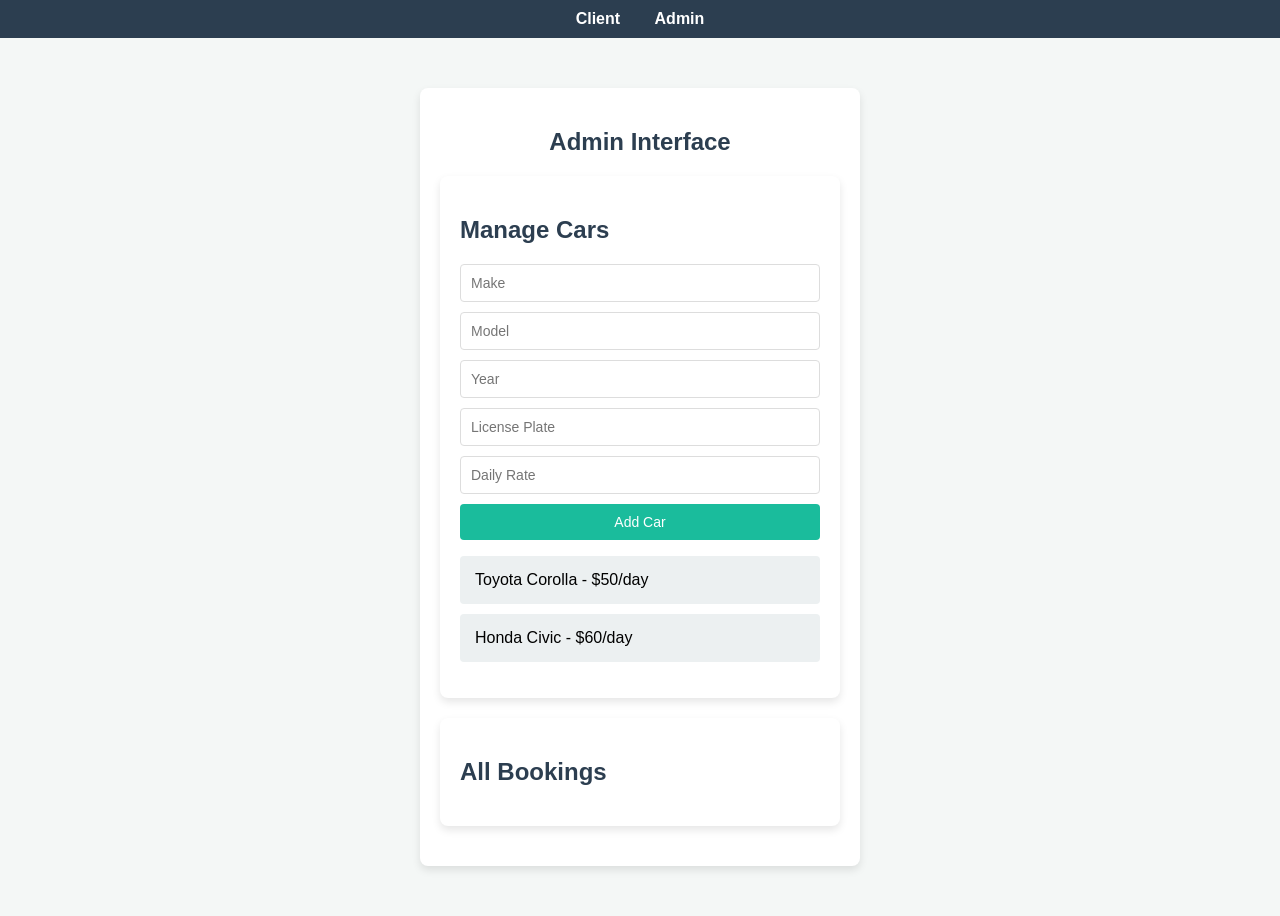
<file: Car Showroom Management System/admin.html>
<!DOCTYPE html>
<html lang="en">
<head>
  <meta charset="UTF-8">
  <meta name="viewport" content="width=device-width, initial-scale=1.0">
  <title>Admin Interface - Car Management System</title>
  <link rel="stylesheet" href="styles.css">
</head>
<body>
  <nav>
    <a href="client.html">Client</a>
    <a href="admin.html">Admin</a>
  </nav>

  <!-- Admin Interface -->
  <section id="admin">
    <h1>Admin Interface</h1>

    <!-- Add/Remove Cars -->
    <div class="card">
      <h2>Manage Cars</h2>
      <form id="car-form">
        <input type="text" id="car-make" placeholder="Make" required>
        <input type="text" id="car-model" placeholder="Model" required>
        <input type="number" id="car-year" placeholder="Year" required>
        <input type="text" id="car-license" placeholder="License Plate" required>
        <input type="number" id="car-rate" placeholder="Daily Rate" required>
        <button type="submit">Add Car</button>
      </form>
      <ul id="admin-car-list"></ul>
    </div>

    <!-- View All Bookings -->
    <div class="card">
      <h2>All Bookings</h2>
      <ul id="admin-booking-list"></ul>
    </div>
  </section>

  <script src="script.js"></script>
</body>
</html>
</file>
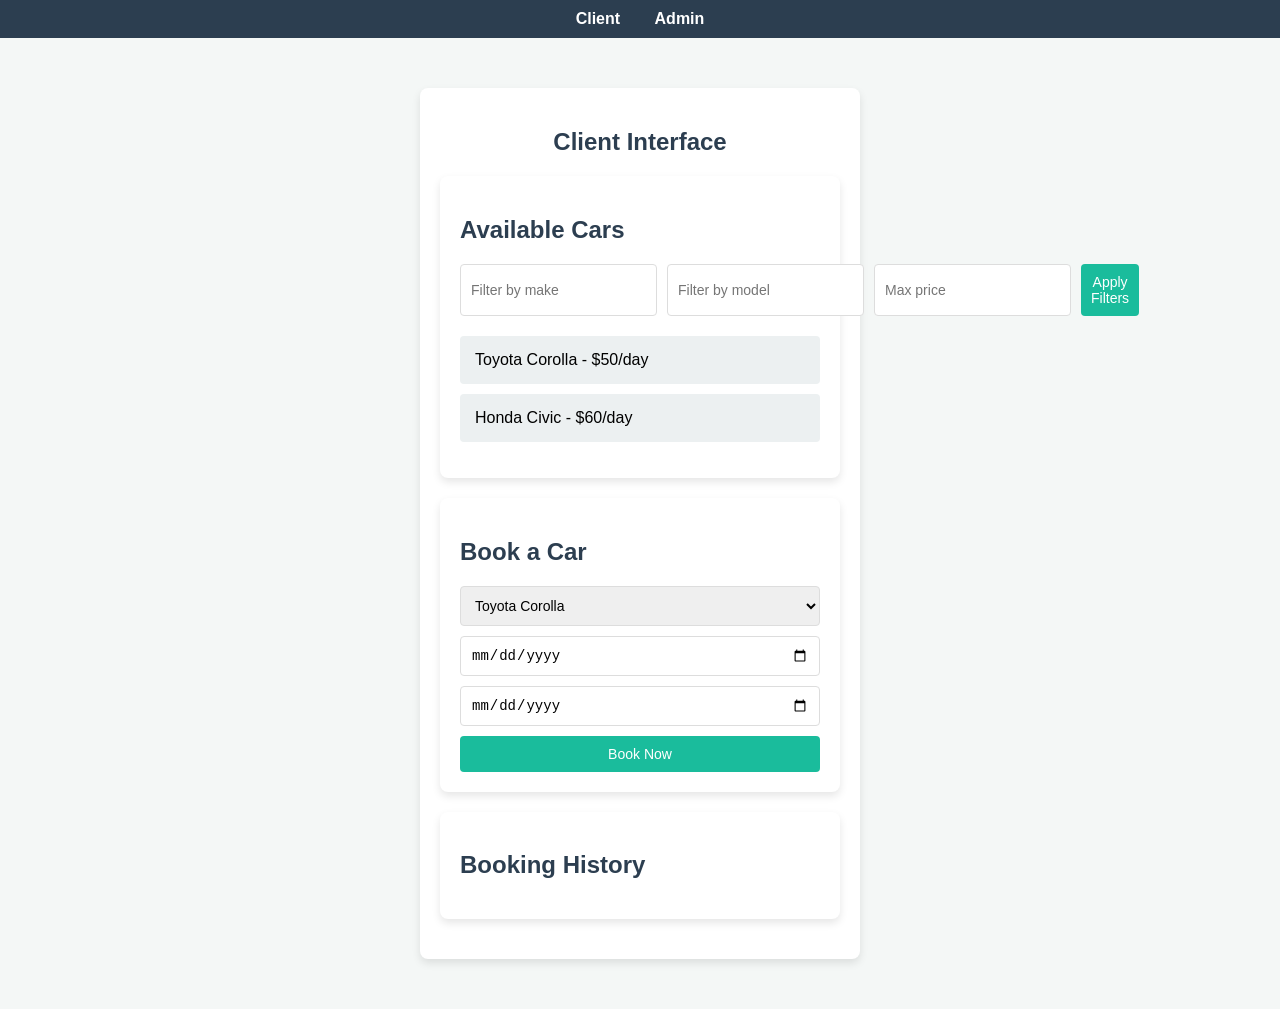
<file: Car Showroom Management System/client.html>
<!DOCTYPE html>
<html lang="en">
<head>
  <meta charset="UTF-8">
  <meta name="viewport" content="width=device-width, initial-scale=1.0">
  <title>Client Interface - Car Management System</title>
  <link rel="stylesheet" href="styles.css">
</head>
<body>
  <nav>
    <a href="client.html">Client</a>
    <a href="admin.html">Admin</a>
  </nav>

  <!-- Client Interface -->
  <section id="client">
    <h1>Client Interface</h1>

    <!-- View Available Cars -->
    <div class="card">
      <h2>Available Cars</h2>
      <div class="filter-section">
        <input type="text" id="filter-make" placeholder="Filter by make">
        <input type="text" id="filter-model" placeholder="Filter by model">
        <input type="number" id="filter-price" placeholder="Max price">
        <button onclick="filterCars()">Apply Filters</button>
      </div>
      <ul id="car-list"></ul>
    </div>

    <!-- Book a Car -->
    <div class="card">
      <h2>Book a Car</h2>
      <form id="booking-form">
        <select id="car-select"></select>
        <input type="date" id="start-date" required>
        <input type="date" id="end-date" required>
        <button type="submit">Book Now</button>
      </form>
    </div>

    <!-- View Booking History -->
    <div class="card">
      <h2>Booking History</h2>
      <ul id="booking-history"></ul>
    </div>
  </section>

  <script src="script.js"></script>
</body>
</html>
</file>
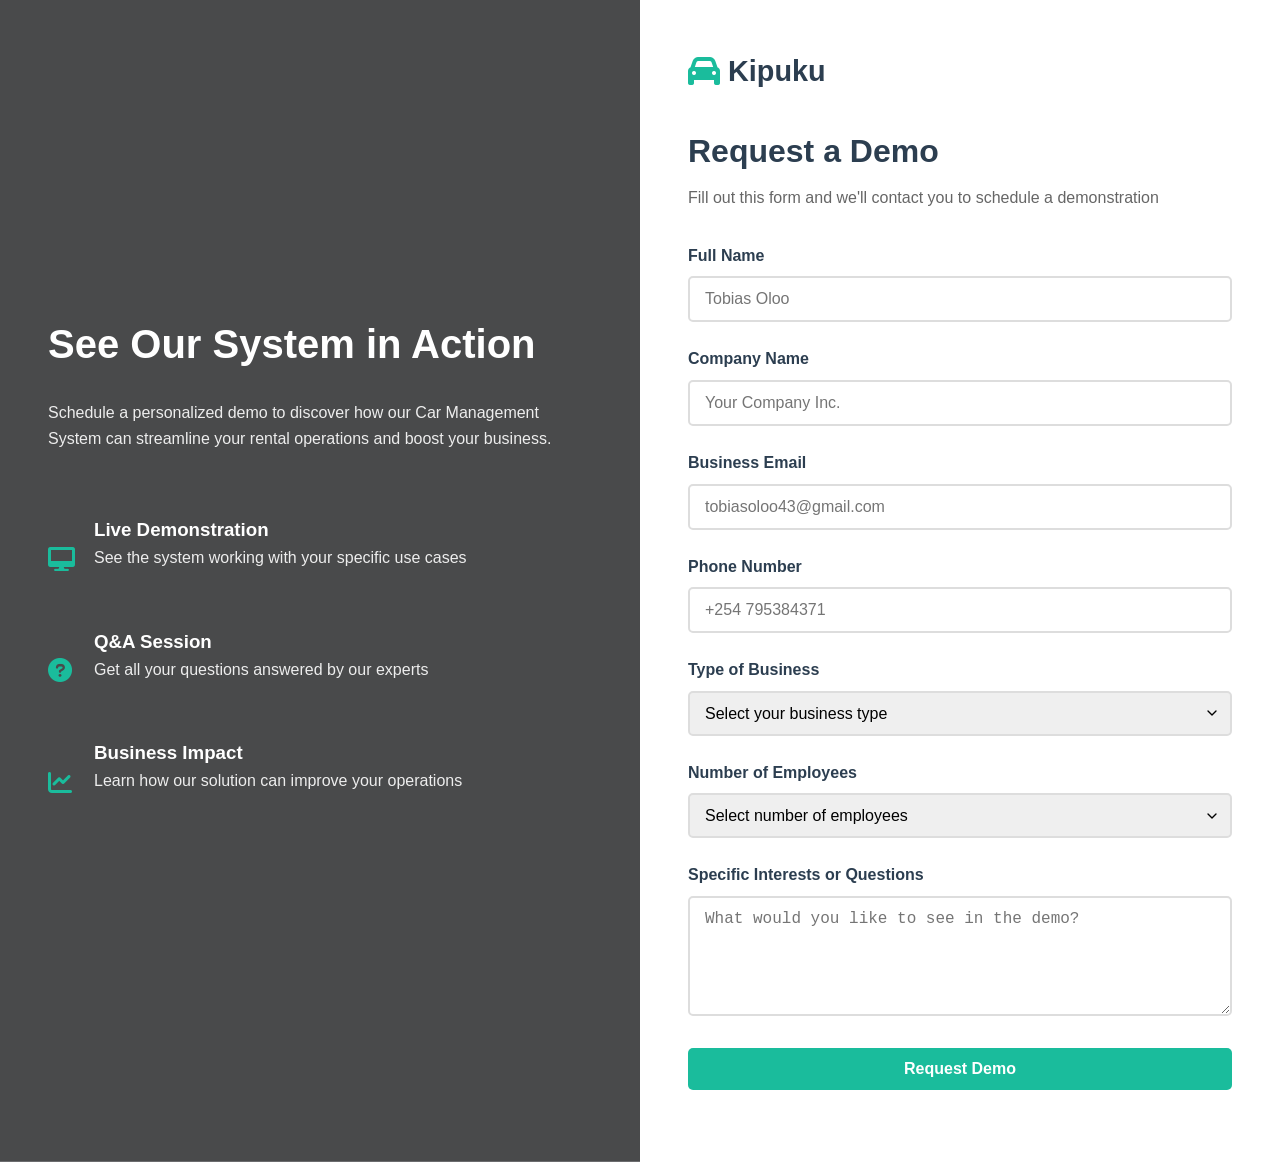
<file: Car Showroom Management System/demo.html>
<!DOCTYPE html>
<html lang="en">
<head>
  <meta charset="UTF-8">
  <meta name="viewport" content="width=device-width, initial-scale=1.0">
  <title>Request Demo - Car Management System</title>
  <link rel="stylesheet" href="https://cdnjs.cloudflare.com/ajax/libs/font-awesome/6.0.0-beta3/css/all.min.css">
  <style>
    :root {
      --primary-color: #3498db;
      --secondary-color: #2ecc71;
      --dark-color: #2c3e50;
      --light-color: #ecf0f1;
      --danger-color: #e74c3c;
      --info-color: #1abc9c;
    }

    * {
      box-sizing: border-box;
      margin: 0;
      padding: 0;
    }

    body {
      font-family: 'Segoe UI', Tahoma, Geneva, Verdana, sans-serif;
      background-color: #f5f7fa;
      color: var(--dark-color);
      line-height: 1.6;
    }

    .demo-container {
      display: flex;
      min-height: 100vh;
    }

    .demo-left {
      flex: 1;
      background: linear-gradient(rgba(0, 0, 0, 0.7), rgba(0, 0, 0, 0.7)), 
                  url('https://images.unsplash.com/photo-1486262715619-67b85e0b08d3?ixlib=rb-1.2.1&auto=format&fit=crop&w=1350&q=80');
      background-size: cover;
      background-position: center;
      color: white;
      padding: 3rem;
      display: flex;
      flex-direction: column;
      justify-content: center;
    }

    .demo-left h1 {
      font-size: 2.5rem;
      margin-bottom: 1.5rem;
    }

    .demo-left p {
      margin-bottom: 2rem;
      opacity: 0.9;
      max-width: 600px;
    }

    .benefits {
      margin-top: 2rem;
    }

    .benefit {
      display: flex;
      align-items: center;
      margin-bottom: 1.5rem;
    }

    .benefit i {
      font-size: 1.5rem;
      color: var(--info-color);
      margin-right: 1rem;
      min-width: 30px;
    }

    .demo-right {
      flex: 1;
      display: flex;
      flex-direction: column;
      justify-content: center;
      padding: 3rem;
      background-color: white;
    }

    .demo-logo {
      display: flex;
      align-items: center;
      margin-bottom: 2rem;
    }

    .demo-logo i {
      font-size: 2rem;
      color: var(--info-color);
      margin-right: 0.5rem;
    }

    .demo-logo h2 {
      font-size: 1.8rem;
    }

    .demo-form-header {
      margin-bottom: 2rem;
    }

    .demo-form-header h2 {
      font-size: 2rem;
      margin-bottom: 0.5rem;
      color: var(--dark-color);
    }

    .demo-form-header p {
      color: #666;
    }

    .form-group {
      margin-bottom: 1.5rem;
      position: relative;
    }

    .form-group label {
      display: block;
      margin-bottom: 0.5rem;
      font-weight: 600;
    }

    .form-control {
      width: 100%;
      padding: 12px 15px;
      border: 2px solid #ddd;
      border-radius: 5px;
      font-size: 1rem;
      transition: all 0.3s ease;
    }

    .form-control:focus {
      border-color: var(--info-color);
      outline: none;
      box-shadow: 0 0 0 3px rgba(26, 188, 156, 0.2);
    }

    select.form-control {
      appearance: none;
      background-image: url("data:image/svg+xml;charset=UTF-8,%3csvg xmlns='http://www.w3.org/2000/svg' viewBox='0 0 24 24' fill='none' stroke='currentColor' stroke-width='2' stroke-linecap='round' stroke-linejoin='round'%3e%3cpolyline points='6 9 12 15 18 9'%3e%3c/polyline%3e%3c/svg%3e");
      background-repeat: no-repeat;
      background-position: right 10px center;
      background-size: 1em;
    }

    textarea.form-control {
      min-height: 120px;
      resize: vertical;
    }

    .btn {
      display: inline-block;
      width: 100%;
      padding: 12px;
      background-color: var(--info-color);
      color: white;
      border: none;
      border-radius: 5px;
      font-size: 1rem;
      font-weight: 600;
      cursor: pointer;
      transition: all 0.3s ease;
    }

    .btn:hover {
      background-color: #16a085;
      transform: translateY(-2px);
      box-shadow: 0 5px 15px rgba(0, 0, 0, 0.1);
    }

    .error-message {
      color: var(--danger-color);
      font-size: 0.85rem;
      margin-top: 0.25rem;
      display: none;
    }

    .success-message {
      display: none;
      padding: 1.5rem;
      background-color: #e8f8f5;
      border-radius: 5px;
      margin-bottom: 1.5rem;
      text-align: center;
      color: var(--dark-color);
    }

    .success-message i {
      color: var(--secondary-color);
      font-size: 2rem;
      margin-bottom: 1rem;
    }

    .success-message h3 {
      margin-bottom: 0.5rem;
    }

    .form-control.error {
      border-color: var(--danger-color);
    }

    @media (max-width: 768px) {
      .demo-container {
        flex-direction: column;
      }

      .demo-left {
        padding: 2rem 1rem;
        text-align: center;
      }

      .demo-right {
        padding: 2rem 1rem;
      }

      .benefit {
        justify-content: center;
      }
    }
  </style>
</head>
<body>
  <div class="demo-container">
    <div class="demo-left">
      <h1>See Our System in Action</h1>
      <p>Schedule a personalized demo to discover how our Car Management System can streamline your rental operations and boost your business.</p>
      
      <div class="benefits">
        <div class="benefit">
          <i class="fas fa-desktop"></i>
          <div>
            <h3>Live Demonstration</h3>
            <p>See the system working with your specific use cases</p>
          </div>
        </div>
        <div class="benefit">
          <i class="fas fa-question-circle"></i>
          <div>
            <h3>Q&A Session</h3>
            <p>Get all your questions answered by our experts</p>
          </div>
        </div>
        <div class="benefit">
          <i class="fas fa-chart-line"></i>
          <div>
            <h3>Business Impact</h3>
            <p>Learn how our solution can improve your operations</p>
          </div>
        </div>
      </div>
    </div>

    <div class="demo-right">
      <div class="demo-logo">
        <i class="fas fa-car"></i>
        <h2>Kipuku</h2>
      </div>

      <div class="demo-form-header">
        <h2>Request a Demo</h2>
        <p>Fill out this form and we'll contact you to schedule a demonstration</p>
      </div>

      <div class="success-message" id="successMessage">
        <i class="fas fa-check-circle"></i>
        <h3>Demo Request Received!</h3>
        <p>Thank you for your interest. Our team will contact you within 24 hours to schedule your demo.</p>
      </div>

      <form id="demoForm">
        <div class="form-group">
          <label for="fullName">Full Name</label>
          <input type="text" id="fullName" class="form-control" placeholder="Tobias Oloo" required>
          <span class="error-message">Please enter your full name</span>
        </div>

        <div class="form-group">
          <label for="company">Company Name</label>
          <input type="text" id="company" class="form-control" placeholder="Your Company Inc." required>
          <span class="error-message">Please enter your company name</span>
        </div>

        <div class="form-group">
          <label for="email">Business Email</label>
          <input type="email" id="email" class="form-control" placeholder="tobiasoloo43@gmail.com" required>
          <span class="error-message">Please enter a valid email address</span>
        </div>

        <div class="form-group">
          <label for="phone">Phone Number</label>
          <input type="tel" id="phone" class="form-control" placeholder="+254 795384371" required>
          <span class="error-message">Please enter a valid phone number</span>
        </div>

        <div class="form-group">
          <label for="businessType">Type of Business</label>
          <select id="businessType" class="form-control" required>
            <option value="" disabled selected>Select your business type</option>
            <option value="car_rental">Car Rental Company</option>
            <option value="dealership">Car Dealership</option>
            <option value="fleet_management">Fleet Management</option>
            <option value="other">Other</option>
          </select>
          <span class="error-message">Please select your business type</span>
        </div>

        <div class="form-group">
          <label for="employees">Number of Employees</label>
          <select id="employees" class="form-control" required>
            <option value="" disabled selected>Select number of employees</option>
            <option value="1-10">1-10</option>
            <option value="11-50">11-50</option>
            <option value="51-200">51-200</option>
            <option value="201-500">201-500</option>
            <option value="500+">500+</option>
          </select>
          <span class="error-message">Please select number of employees</span>
        </div>

        <div class="form-group">
          <label for="message">Specific Interests or Questions</label>
          <textarea id="message" class="form-control" placeholder="What would you like to see in the demo?"></textarea>
        </div>

        <div class="form-group">
          <button type="submit" class="btn">Request Demo</button>
        </div>
      </form>
    </div>
  </div>

  <script>
    document.addEventListener('DOMContentLoaded', function() {
      const form = document.getElementById('demoForm');
      const successMessage = document.getElementById('successMessage');
      
      form.addEventListener('submit', function(e) {
        e.preventDefault();
        let isValid = true;

        // Validate full name
        const fullName = document.getElementById('fullName');
        if (fullName.value.trim() === '') {
          showError(fullName, 'Please enter your full name');
          isValid = false;
        } else {
          showSuccess(fullName);
        }

        // Validate company
        const company = document.getElementById('company');
        if (company.value.trim() === '') {
          showError(company, 'Please enter your company name');
          isValid = false;
        } else {
          showSuccess(company);
        }

        // Validate email
        const email = document.getElementById('email');
        const emailRegex = /^[^\s@]+@[^\s@]+\.[^\s@]+$/;
        if (!emailRegex.test(email.value)) {
          showError(email, 'Please enter a valid email address');
          isValid = false;
        } else {
          showSuccess(email);
        }

        // Validate phone
        const phone = document.getElementById('phone');
        const phoneRegex = /^[\+]?[(]?[0-9]{3}[)]?[-\s\.]?[0-9]{3}[-\s\.]?[0-9]{4,6}$/;
        if (!phoneRegex.test(phone.value)) {
          showError(phone, 'Please enter a valid phone number');
          isValid = false;
        } else {
          showSuccess(phone);
        }

        // Validate business type
        const businessType = document.getElementById('businessType');
        if (!businessType.value) {
          showError(businessType, 'Please select your business type');
          isValid = false;
        } else {
          showSuccess(businessType);
        }

        // Validate employees
        const employees = document.getElementById('employees');
        if (!employees.value) {
          showError(employees, 'Please select number of employees');
          isValid = false;
        } else {
          showSuccess(employees);
        }

        // If form is valid, show success message
        if (isValid) {
          // In a real app, you would send this data to your backend
          // and handle the demo scheduling logic there
          
          // Simulate API call with timeout
          form.querySelector('button').disabled = true;
          form.querySelector('button').innerHTML = '<i class="fas fa-spinner fa-spin"></i> Submitting...';
          
          setTimeout(function() {
            form.style.display = 'none';
            successMessage.style.display = 'block';
            
            // In a real app, you might redirect to a confirmation page
            // or show additional instructions
          }, 1500);
        }
      });

      function showError(input, message) {
        const formGroup = input.closest('.form-group');
        const errorMessage = formGroup.querySelector('.error-message');
        input.classList.add('error');
        errorMessage.textContent = message;
        errorMessage.style.display = 'block';
      }

      function showSuccess(input) {
        const formGroup = input.closest('.form-group');
        const errorMessage = formGroup.querySelector('.error-message');
        input.classList.remove('error');
        errorMessage.style.display = 'none';
      }

      // Real-time validation
      document.getElementById('fullName').addEventListener('input', function() {
        if (this.value.trim() !== '') {
          showSuccess(this);
        }
      });

      document.getElementById('company').addEventListener('input', function() {
        if (this.value.trim() !== '') {
          showSuccess(this);
        }
      });

      document.getElementById('email').addEventListener('input', function() {
        const emailRegex = /^[^\s@]+@[^\s@]+\.[^\s@]+$/;
        if (emailRegex.test(this.value)) {
          showSuccess(this);
        }
      });

      document.getElementById('phone').addEventListener('input', function() {
        const phoneRegex = /^[\+]?[(]?[0-9]{3}[)]?[-\s\.]?[0-9]{3}[-\s\.]?[0-9]{4,6}$/;
        if (phoneRegex.test(this.value)) {
          showSuccess(this);
        }
      });

      document.getElementById('businessType').addEventListener('change', function() {
        if (this.value) {
          showSuccess(this);
        }
      });

      document.getElementById('employees').addEventListener('change', function() {
        if (this.value) {
          showSuccess(this);
        }
      });
    });
  </script>
</body>
</html>
</file>
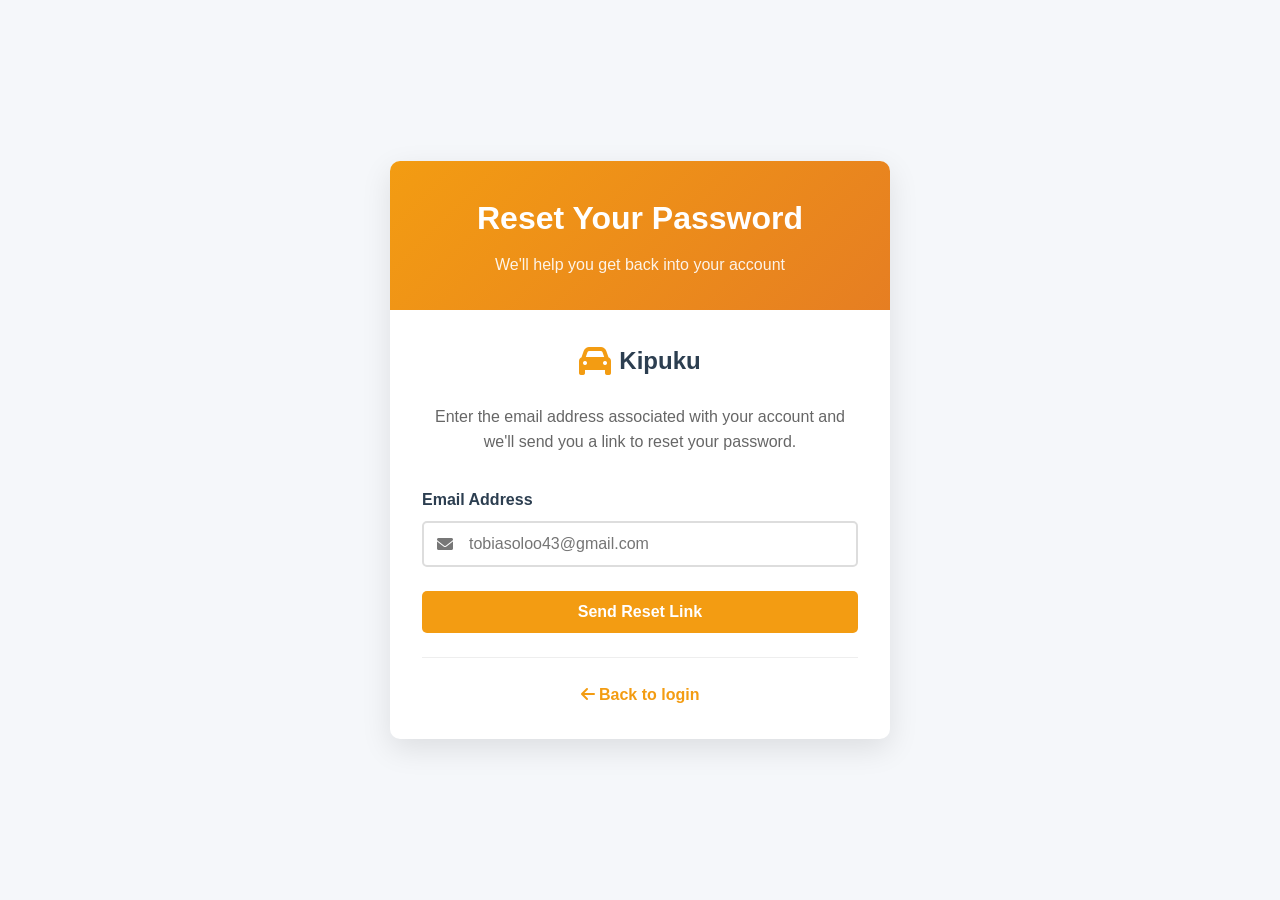
<file: Car Showroom Management System/forgot-password.html>
<!DOCTYPE html>
<html lang="en">
<head>
  <meta charset="UTF-8">
  <meta name="viewport" content="width=device-width, initial-scale=1.0">
  <title>Forgot Password - Car Management System</title>
  <link rel="stylesheet" href="https://cdnjs.cloudflare.com/ajax/libs/font-awesome/6.0.0-beta3/css/all.min.css">
  <style>
    :root {
      --primary-color: #3498db;
      --secondary-color: #2ecc71;
      --dark-color: #2c3e50;
      --light-color: #ecf0f1;
      --danger-color: #e74c3c;
      --warning-color: #f39c12;
    }

    * {
      box-sizing: border-box;
      margin: 0;
      padding: 0;
    }

    body {
      font-family: 'Segoe UI', Tahoma, Geneva, Verdana, sans-serif;
      background-color: #f5f7fa;
      color: var(--dark-color);
      line-height: 1.6;
      display: flex;
      justify-content: center;
      align-items: center;
      min-height: 100vh;
      padding: 1rem;
    }

    .password-reset-container {
      background-color: white;
      border-radius: 10px;
      box-shadow: 0 10px 30px rgba(0, 0, 0, 0.1);
      width: 100%;
      max-width: 500px;
      overflow: hidden;
      animation: fadeInUp 0.5s ease-out;
    }

    .password-reset-header {
      background: linear-gradient(135deg, var(--warning-color), #e67e22);
      color: white;
      padding: 2rem;
      text-align: center;
    }

    .password-reset-header h1 {
      font-size: 2rem;
      margin-bottom: 0.5rem;
    }

    .password-reset-header p {
      opacity: 0.9;
    }

    .password-reset-body {
      padding: 2rem;
    }

    .logo {
      display: flex;
      align-items: center;
      justify-content: center;
      margin-bottom: 1.5rem;
    }

    .logo i {
      font-size: 2rem;
      color: var(--warning-color);
      margin-right: 0.5rem;
    }

    .logo h2 {
      font-size: 1.5rem;
    }

    .instructions {
      text-align: center;
      margin-bottom: 2rem;
      color: #666;
    }

    .form-group {
      margin-bottom: 1.5rem;
      position: relative;
    }

    .form-group label {
      display: block;
      margin-bottom: 0.5rem;
      font-weight: 600;
    }

    .input-with-icon {
      position: relative;
    }

    .input-with-icon i {
      position: absolute;
      left: 15px;
      top: 50%;
      transform: translateY(-50%);
      color: #777;
    }

    .form-control {
      width: 100%;
      padding: 12px 15px 12px 45px;
      border: 2px solid #ddd;
      border-radius: 5px;
      font-size: 1rem;
      transition: all 0.3s ease;
    }

    .form-control:focus {
      border-color: var(--warning-color);
      outline: none;
      box-shadow: 0 0 0 3px rgba(243, 156, 18, 0.2);
    }

    .btn {
      display: inline-block;
      width: 100%;
      padding: 12px;
      background-color: var(--warning-color);
      color: white;
      border: none;
      border-radius: 5px;
      font-size: 1rem;
      font-weight: 600;
      cursor: pointer;
      transition: all 0.3s ease;
    }

    .btn:hover {
      background-color: #e67e22;
      transform: translateY(-2px);
      box-shadow: 0 5px 15px rgba(0, 0, 0, 0.1);
    }

    .back-to-login {
      text-align: center;
      margin-top: 1.5rem;
      padding-top: 1.5rem;
      border-top: 1px solid #eee;
    }

    .back-to-login a {
      color: var(--warning-color);
      text-decoration: none;
      font-weight: 600;
    }

    .back-to-login a:hover {
      text-decoration: underline;
    }

    .error-message {
      color: var(--danger-color);
      font-size: 0.85rem;
      margin-top: 0.25rem;
      display: none;
    }

    .success-message {
      color: var(--secondary-color);
      font-size: 0.95rem;
      margin-top: 1rem;
      text-align: center;
      display: none;
    }

    .form-control.error {
      border-color: var(--danger-color);
    }

    @keyframes fadeInUp {
      from {
        opacity: 0;
        transform: translateY(20px);
      }
      to {
        opacity: 1;
        transform: translateY(0);
      }
    }

    @media (max-width: 480px) {
      .password-reset-header {
        padding: 1.5rem;
      }
      .password-reset-body {
        padding: 1.5rem;
      }
    }
  </style>
</head>
<body>
  <div class="password-reset-container">
    <div class="password-reset-header">
      <h1>Reset Your Password</h1>
      <p>We'll help you get back into your account</p>
    </div>

    <div class="password-reset-body">
      <div class="logo">
        <i class="fas fa-car"></i>
        <h2>Kipuku</h2>
      </div>

      <div class="instructions">
        Enter the email address associated with your account and we'll send you a link to reset your password.
      </div>

      <form id="passwordResetForm">
        <div class="form-group">
          <label for="email">Email Address</label>
          <div class="input-with-icon">
            <i class="fas fa-envelope"></i>
            <input type="email" id="email" class="form-control" placeholder="tobiasoloo43@gmail.com" required>
          </div>
          <span class="error-message">Please enter a valid email address</span>
        </div>

        <div class="form-group">
          <button type="submit" class="btn">Send Reset Link</button>
        </div>

        <div class="success-message">
          <i class="fas fa-check-circle"></i> Password reset link sent! Please check your email.
        </div>

        <div class="back-to-login">
          <a href="login.html"><i class="fas fa-arrow-left"></i> Back to login</a>
        </div>
      </form>
    </div>
  </div>

  <script>
    document.addEventListener('DOMContentLoaded', function() {
      const form = document.getElementById('passwordResetForm');
      const successMessage = document.querySelector('.success-message');
      
      form.addEventListener('submit', function(e) {
        e.preventDefault();
        let isValid = true;

        // Validate email
        const email = document.getElementById('email');
        const emailRegex = /^[^\s@]+@[^\s@]+\.[^\s@]+$/;
        if (!emailRegex.test(email.value)) {
          showError(email, 'Please enter a valid email address');
          isValid = false;
        } else {
          showSuccess(email);
        }

        // If form is valid, show success message
        if (isValid) {
          // In a real app, you would send this to your backend
          // and handle the password reset logic there
          
          // Simulate API call with timeout
          form.querySelector('button').disabled = true;
          form.querySelector('button').innerHTML = '<i class="fas fa-spinner fa-spin"></i> Sending...';
          
          setTimeout(function() {
            successMessage.style.display = 'block';
            form.style.display = 'none';
            
            // In a real app, you would redirect to a confirmation page
            // or show instructions for the next steps
          }, 1500);
        }
      });

      function showError(input, message) {
        const formGroup = input.closest('.form-group');
        const errorMessage = formGroup.querySelector('.error-message');
        input.classList.add('error');
        errorMessage.textContent = message;
        errorMessage.style.display = 'block';
        
        // Hide success message if showing
        successMessage.style.display = 'none';
      }

      function showSuccess(input) {
        const formGroup = input.closest('.form-group');
        const errorMessage = formGroup.querySelector('.error-message');
        input.classList.remove('error');
        errorMessage.style.display = 'none';
      }

      // Real-time validation
      document.getElementById('email').addEventListener('input', function() {
        const emailRegex = /^[^\s@]+@[^\s@]+\.[^\s@]+$/;
        if (emailRegex.test(this.value)) {
          showSuccess(this);
        }
      });
    });
  </script>
</body>
</html>
</file>
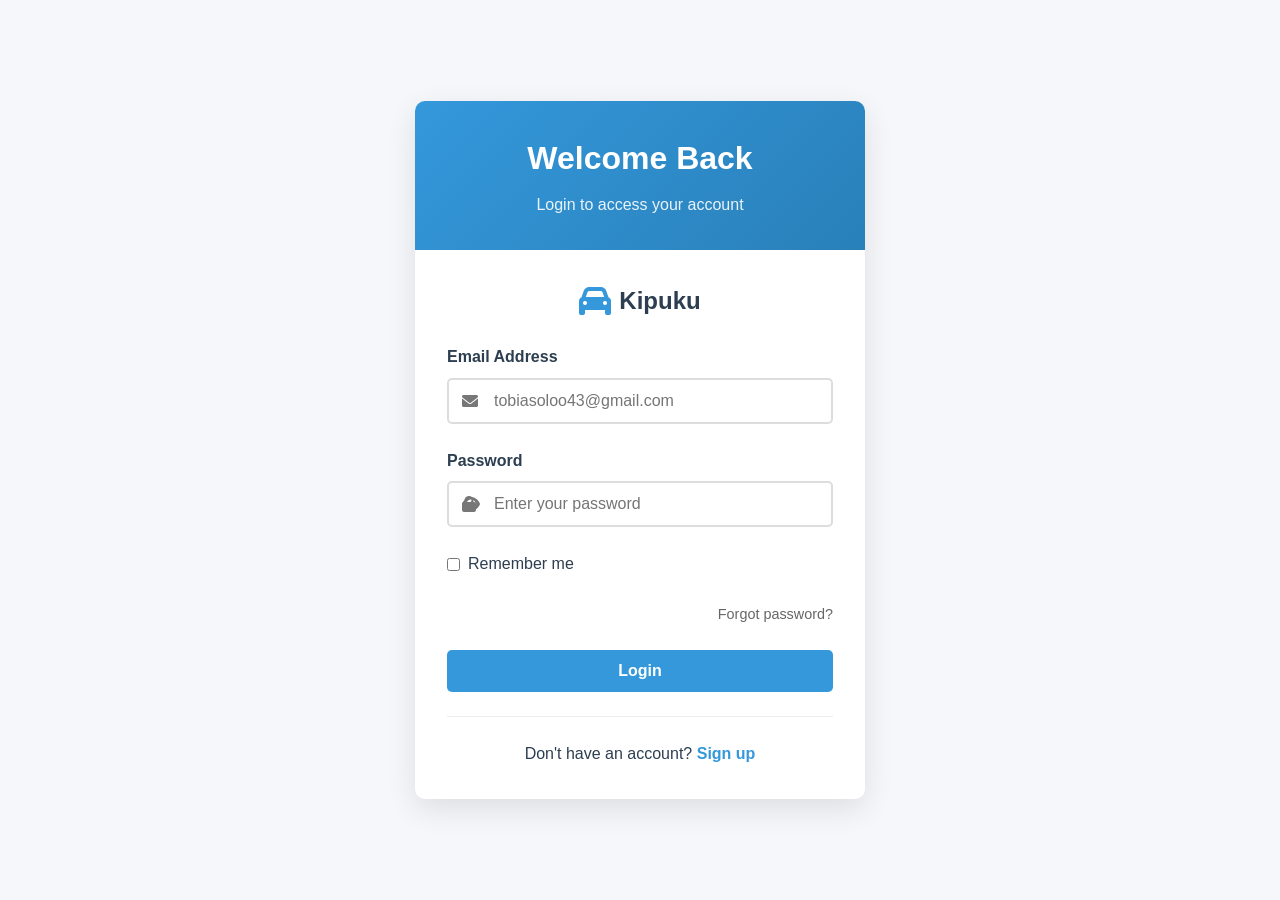
<file: Car Showroom Management System/login.html>
<!DOCTYPE html>
<html lang="en">
<head>
  <meta charset="UTF-8">
  <meta name="viewport" content="width=device-width, initial-scale=1.0">
  <title>Login - Car Management System</title>
  <link rel="stylesheet" href="https://cdnjs.cloudflare.com/ajax/libs/font-awesome/6.0.0-beta3/css/all.min.css">
  <style>
    :root {
      --primary-color: #3498db;
      --secondary-color: #2ecc71;
      --dark-color: #2c3e50;
      --light-color: #ecf0f1;
      --danger-color: #e74c3c;
    }

    * {
      box-sizing: border-box;
      margin: 0;
      padding: 0;
    }

    body {
      font-family: 'Segoe UI', Tahoma, Geneva, Verdana, sans-serif;
      background-color: #f5f7fa;
      color: var(--dark-color);
      line-height: 1.6;
      display: flex;
      justify-content: center;
      align-items: center;
      min-height: 100vh;
      padding: 1rem;
    }

    .login-container {
      background-color: white;
      border-radius: 10px;
      box-shadow: 0 10px 30px rgba(0, 0, 0, 0.1);
      width: 100%;
      max-width: 450px;
      overflow: hidden;
      animation: fadeInUp 0.5s ease-out;
    }

    .login-header {
      background: linear-gradient(135deg, var(--primary-color), #2980b9);
      color: white;
      padding: 2rem;
      text-align: center;
    }

    .login-header h1 {
      font-size: 2rem;
      margin-bottom: 0.5rem;
    }

    .login-header p {
      opacity: 0.9;
    }

    .login-body {
      padding: 2rem;
    }

    .logo {
      display: flex;
      align-items: center;
      justify-content: center;
      margin-bottom: 1.5rem;
    }

    .logo i {
      font-size: 2rem;
      color: var(--primary-color);
      margin-right: 0.5rem;
    }

    .logo h2 {
      font-size: 1.5rem;
    }

    .form-group {
      margin-bottom: 1.5rem;
      position: relative;
    }

    .form-group label {
      display: block;
      margin-bottom: 0.5rem;
      font-weight: 600;
    }

    .input-with-icon {
      position: relative;
    }

    .input-with-icon i {
      position: absolute;
      left: 15px;
      top: 50%;
      transform: translateY(-50%);
      color: #777;
    }

    .form-control {
      width: 100%;
      padding: 12px 15px 12px 45px;
      border: 2px solid #ddd;
      border-radius: 5px;
      font-size: 1rem;
      transition: all 0.3s ease;
    }

    .form-control:focus {
      border-color: var(--primary-color);
      outline: none;
      box-shadow: 0 0 0 3px rgba(52, 152, 219, 0.2);
    }

    .password-toggle {
      position: absolute;
      right: 15px;
      top: 50%;
      transform: translateY(-50%);
      cursor: pointer;
      color: #777;
    }

    .btn {
      display: inline-block;
      width: 100%;
      padding: 12px;
      background-color: var(--primary-color);
      color: white;
      border: none;
      border-radius: 5px;
      font-size: 1rem;
      font-weight: 600;
      cursor: pointer;
      transition: all 0.3s ease;
    }

    .btn:hover {
      background-color: #2980b9;
      transform: translateY(-2px);
      box-shadow: 0 5px 15px rgba(0, 0, 0, 0.1);
    }

    .login-footer {
      text-align: center;
      margin-top: 1.5rem;
      padding-top: 1.5rem;
      border-top: 1px solid #eee;
    }

    .login-footer a {
      color: var(--primary-color);
      text-decoration: none;
      font-weight: 600;
    }

    .login-footer a:hover {
      text-decoration: underline;
    }

    .error-message {
      color: var(--danger-color);
      font-size: 0.85rem;
      margin-top: 0.25rem;
      display: none;
    }

    .form-control.error {
      border-color: var(--danger-color);
    }

    .remember-me {
      display: flex;
      align-items: center;
      margin-bottom: 1.5rem;
    }

    .remember-me input {
      margin-right: 8px;
    }

    .forgot-password {
      text-align: right;
      margin-bottom: 1.5rem;
    }

    .forgot-password a {
      color: #666;
      text-decoration: none;
      font-size: 0.9rem;
    }

    .forgot-password a:hover {
      color: var(--primary-color);
      text-decoration: underline;
    }

    @keyframes fadeInUp {
      from {
        opacity: 0;
        transform: translateY(20px);
      }
      to {
        opacity: 1;
        transform: translateY(0);
      }
    }

    @media (max-width: 480px) {
      .login-header {
        padding: 1.5rem;
      }
      .login-body {
        padding: 1.5rem;
      }
    }
  </style>
</head>
<body>
  <div class="login-container">
    <div class="login-header">
      <h1>Welcome Back</h1>
      <p>Login to access your account</p>
    </div>

    <div class="login-body">
      <div class="logo">
        <i class="fas fa-car"></i>
        <h2>Kipuku</h2>
      </div>

      <form id="loginForm">
        <div class="form-group">
          <label for="email">Email Address</label>
          <div class="input-with-icon">
            <i class="fas fa-envelope"></i>
            <input type="email" id="email" class="form-control" placeholder="tobiasoloo43@gmail.com" required>
          </div>
          <span class="error-message">Please enter a valid email address</span>
        </div>

        <div class="form-group">
          <label for="password">Password</label>
          <div class="input-with-icon">
            <i class="fas fa-lock"></i>
            <input type="password" id="password" class="form-control" placeholder="Enter your password" required>
            <i class="fas fa-eye password-toggle" id="togglePassword"></i>
          </div>
          <span class="error-message">Please enter your password</span>
        </div>

        <div class="remember-me">
          <input type="checkbox" id="remember">
          <label for="remember">Remember me</label>
        </div>

        <div class="forgot-password">
          <a href="forgot-password.html">Forgot password?</a>
        </div>

        <div class="form-group">
          <button type="submit" class="btn">Login</button>
        </div>

        <div class="login-footer">
          Don't have an account? <a href="signup.html">Sign up</a>
        </div>
      </form>
    </div>
  </div>

  <script>
    document.addEventListener('DOMContentLoaded', function() {
      // Password toggle visibility
      const togglePassword = document.getElementById('togglePassword');
      const password = document.getElementById('password');
      
      togglePassword.addEventListener('click', function() {
        const type = password.getAttribute('type') === 'password' ? 'text' : 'password';
        password.setAttribute('type', type);
        this.classList.toggle('fa-eye-slash');
      });

      // Form validation
      const form = document.getElementById('loginForm');
      
      form.addEventListener('submit', function(e) {
        e.preventDefault();
        let isValid = true;

        // Validate email
        const email = document.getElementById('email');
        const emailRegex = /^[^\s@]+@[^\s@]+\.[^\s@]+$/;
        if (!emailRegex.test(email.value)) {
          showError(email, 'Please enter a valid email address');
          isValid = false;
        } else {
          showSuccess(email);
        }

        // Validate password
        const password = document.getElementById('password');
        if (password.value.trim() === '') {
          showError(password, 'Please enter your password');
          isValid = false;
        } else {
          showSuccess(password);
        }

        // If form is valid, submit it
        if (isValid) {
          // In a real app, you would send this data to your backend
          const rememberMe = document.getElementById('remember').checked;
          
          // Simulate login success
          alert('Login successful! Redirecting...');
          
          // Store login state if "Remember me" is checked
          if (rememberMe) {
            localStorage.setItem('rememberedEmail', email.value);
          } else {
            localStorage.removeItem('rememberedEmail');
          }
          
          // Redirect to dashboard
          window.location.href = 'client.html';
        }
      });

      function showError(input, message) {
        const formGroup = input.closest('.form-group');
        const errorMessage = formGroup.querySelector('.error-message');
        input.classList.add('error');
        errorMessage.textContent = message;
        errorMessage.style.display = 'block';
      }

      function showSuccess(input) {
        const formGroup = input.closest('.form-group');
        const errorMessage = formGroup.querySelector('.error-message');
        input.classList.remove('error');
        errorMessage.style.display = 'none';
      }

      // Check for remembered email
      const rememberedEmail = localStorage.getItem('rememberedEmail');
      if (rememberedEmail) {
        document.getElementById('email').value = rememberedEmail;
        document.getElementById('remember').checked = true;
      }

      // Real-time validation
      document.getElementById('email').addEventListener('input', function() {
        const emailRegex = /^[^\s@]+@[^\s@]+\.[^\s@]+$/;
        if (emailRegex.test(this.value)) {
          showSuccess(this);
        }
      });

      document.getElementById('password').addEventListener('input', function() {
        if (this.value.trim() !== '') {
          showSuccess(this);
        }
      });
    });
  </script>
</body>
</html>
</file>
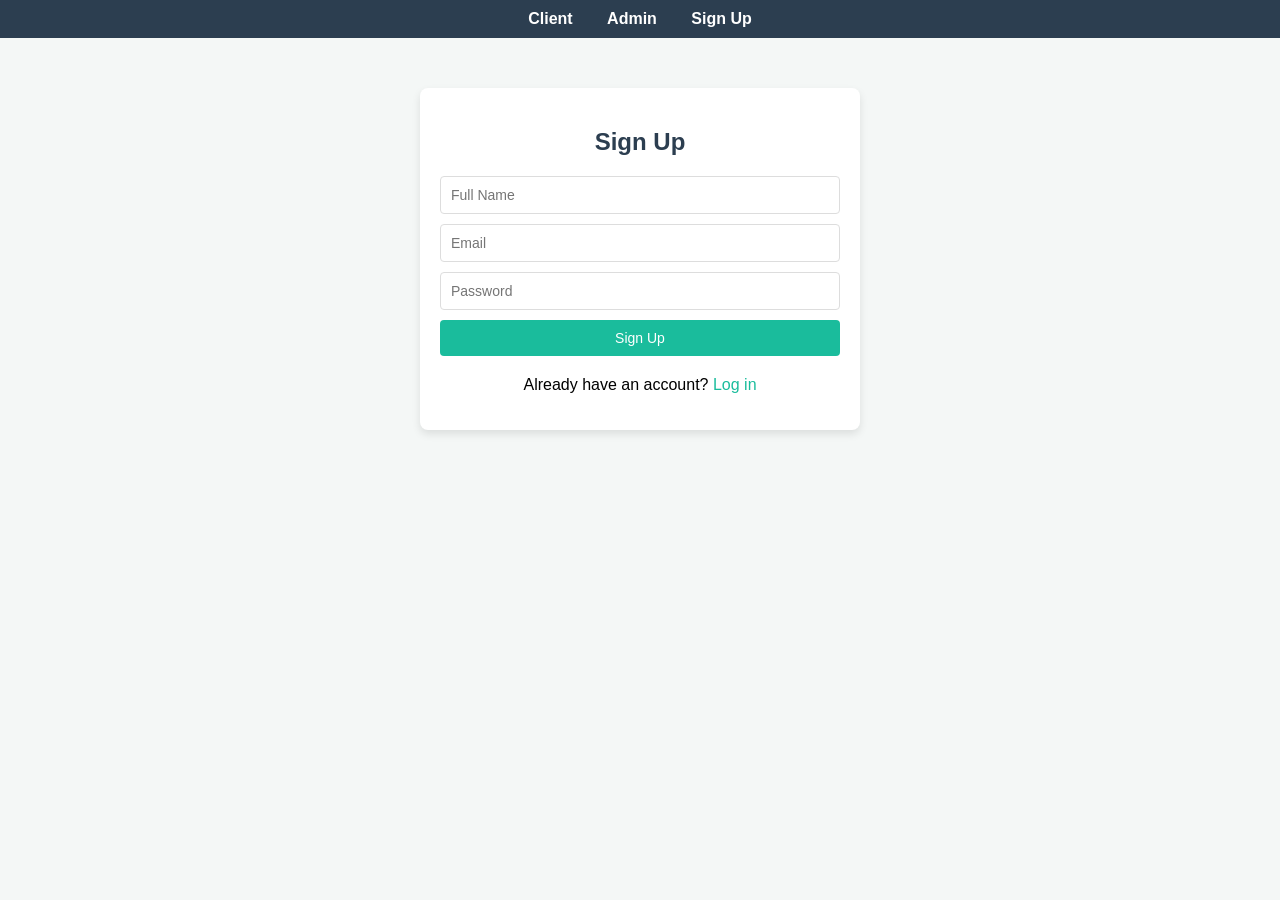
<file: Car Showroom Management System/sign up form.html>
<!DOCTYPE html>
<html lang="en">
<head>
  <meta charset="UTF-8">
  <meta name="viewport" content="width=device-width, initial-scale=1.0">
  <title>Sign Up - Car Management System</title>
  <link rel="stylesheet" href="styles.css">
</head>
<body>
  <nav>
    <a href="client.html">Client</a>
    <a href="admin.html">Admin</a>
    <a href="signup.html">Sign Up</a>
  </nav>

  <section>
    <h1>Sign Up</h1>
    <form id="signup-form">
      <input type="text" id="name" placeholder="Full Name" required>
      <input type="email" id="email" placeholder="Email" required>
      <input type="password" id="password" placeholder="Password" required>
      <button type="submit">Sign Up</button>
    </form>
    <p>Already have an account? <a href="login.html">Log in</a></p>
  </section>

  <script>
    document.getElementById("signup-form").addEventListener("submit", async (e) => {
      e.preventDefault();

      const name = document.getElementById("name").value;
      const email = document.getElementById("email").value;
      const password = document.getElementById("password").value;

      try {
        const response = await fetch("http://127.0.0.1:5000/signup", {
          method: "POST",
          headers: { "Content-Type": "application/json" },
          body: JSON.stringify({ name, email, password }),
        });

        if (response.ok) {
          alert("Sign up successful! You can now log in.");
          window.location.href = "client.html";  // Redirect to client page
        } else {
          const error = await response.json();
          alert(`Error: ${error.description}`);
        }
      } catch (error) {
        console.error("Error during sign up:", error);
        alert("An error occurred. Please try again.");
      }
    });
  </script>
</body>
</html>
</file>
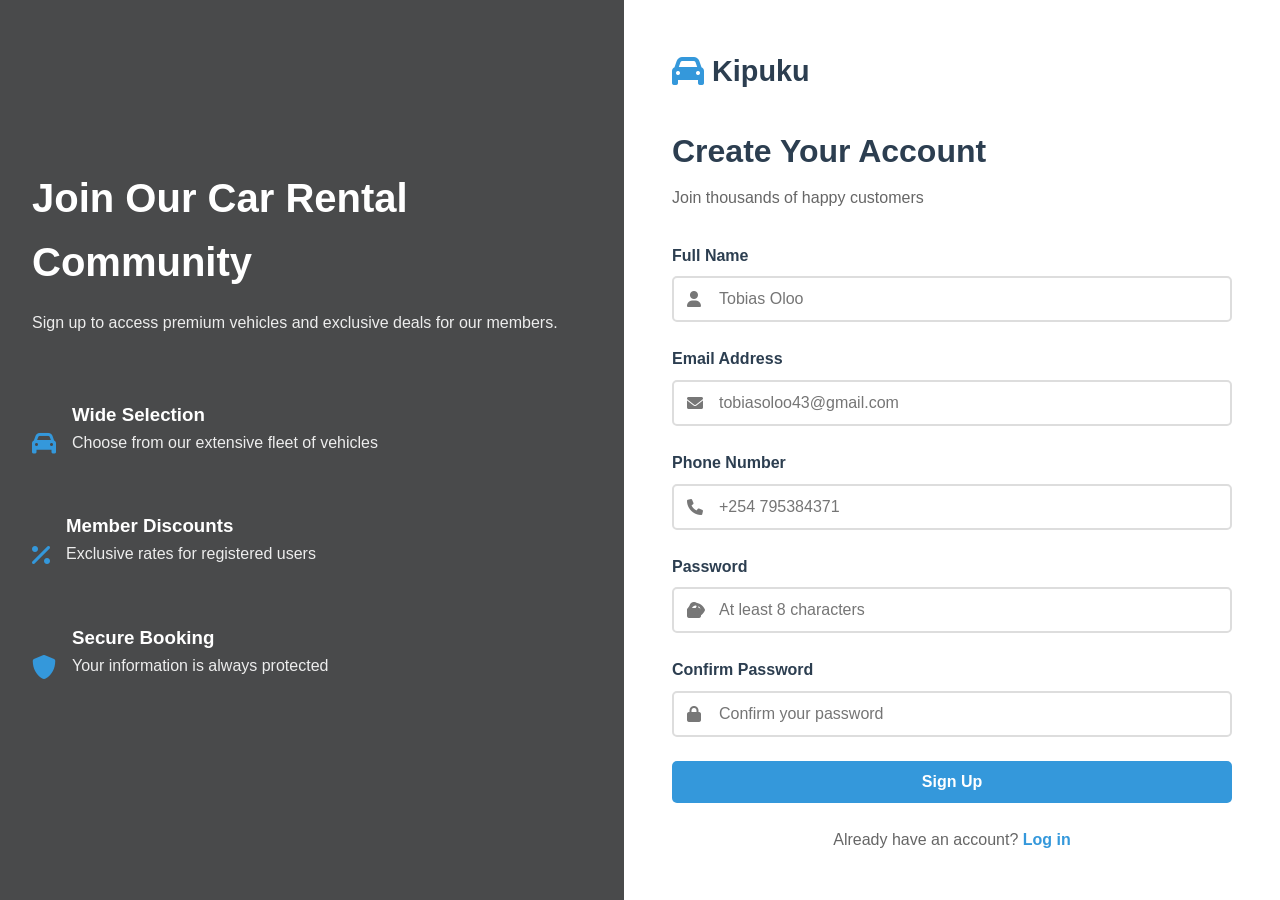
<file: Car Showroom Management System/signup.html>
<!DOCTYPE html>
<html lang="en">
<head>
  <meta charset="UTF-8">
  <meta name="viewport" content="width=device-width, initial-scale=1.0">
  <title>Sign Up - Car Management System</title>
  <link rel="stylesheet" href="https://cdnjs.cloudflare.com/ajax/libs/font-awesome/6.0.0-beta3/css/all.min.css">
  <style>
    /* CSS will go here */
    :root {
      --primary-color: #3498db;
      --secondary-color: #2ecc71;
      --dark-color: #2c3e50;
      --light-color: #ecf0f1;
      --danger-color: #e74c3c;
    }

    * {
      box-sizing: border-box;
      margin: 0;
      padding: 0;
    }

    body {
      font-family: 'Segoe UI', Tahoma, Geneva, Verdana, sans-serif;
      background-color: #f5f7fa;
      color: var(--dark-color);
      line-height: 1.6;
    }

    .container {
      display: flex;
      min-height: 100vh;
    }

    .left-side {
      flex: 1;
      background: linear-gradient(rgba(0, 0, 0, 0.7), rgba(0, 0, 0, 0.7)), 
                  url('https://images.unsplash.com/photo-1486262715619-67b85e0b08d3?ixlib=rb-1.2.1&auto=format&fit=crop&w=1350&q=80');
      background-size: cover;
      background-position: center;
      color: white;
      padding: 2rem;
      display: flex;
      flex-direction: column;
      justify-content: center;
    }

    .left-side h1 {
      font-size: 2.5rem;
      margin-bottom: 1rem;
    }

    .left-side p {
      margin-bottom: 2rem;
      opacity: 0.9;
    }

    .features {
      margin-top: 2rem;
    }

    .feature {
      display: flex;
      align-items: center;
      margin-bottom: 1.5rem;
    }

    .feature i {
      font-size: 1.5rem;
      color: var(--primary-color);
      margin-right: 1rem;
    }

    .right-side {
      flex: 1;
      display: flex;
      flex-direction: column;
      justify-content: center;
      padding: 3rem;
      background-color: white;
    }

    .logo {
      display: flex;
      align-items: center;
      margin-bottom: 2rem;
    }

    .logo i {
      font-size: 2rem;
      color: var(--primary-color);
      margin-right: 0.5rem;
    }

    .logo h2 {
      font-size: 1.8rem;
    }

    .form-header {
      margin-bottom: 2rem;
    }

    .form-header h2 {
      font-size: 2rem;
      margin-bottom: 0.5rem;
    }

    .form-header p {
      color: #666;
    }

    .form-group {
      margin-bottom: 1.5rem;
      position: relative;
    }

    .form-group label {
      display: block;
      margin-bottom: 0.5rem;
      font-weight: 600;
    }

    .input-with-icon {
      position: relative;
    }

    .input-with-icon i {
      position: absolute;
      left: 15px;
      top: 50%;
      transform: translateY(-50%);
      color: #777;
    }

    .form-control {
      width: 100%;
      padding: 12px 15px 12px 45px;
      border: 2px solid #ddd;
      border-radius: 5px;
      font-size: 1rem;
      transition: all 0.3s ease;
    }

    .form-control:focus {
      border-color: var(--primary-color);
      outline: none;
      box-shadow: 0 0 0 3px rgba(52, 152, 219, 0.2);
    }

    .btn {
      display: inline-block;
      width: 100%;
      padding: 12px;
      background-color: var(--primary-color);
      color: white;
      border: none;
      border-radius: 5px;
      font-size: 1rem;
      font-weight: 600;
      cursor: pointer;
      transition: all 0.3s ease;
    }

    .btn:hover {
      background-color: #2980b9;
      transform: translateY(-2px);
      box-shadow: 0 5px 15px rgba(0, 0, 0, 0.1);
    }

    .login-link {
      text-align: center;
      margin-top: 1.5rem;
      color: #666;
    }

    .login-link a {
      color: var(--primary-color);
      text-decoration: none;
      font-weight: 600;
    }

    .login-link a:hover {
      text-decoration: underline;
    }

    .error-message {
      color: var(--danger-color);
      font-size: 0.85rem;
      margin-top: 0.25rem;
      display: none;
    }

    .form-control.error {
      border-color: var(--danger-color);
    }

    .form-control.success {
      border-color: var(--secondary-color);
    }

    .password-toggle {
      position: absolute;
      right: 15px;
      top: 50%;
      transform: translateY(-50%);
      cursor: pointer;
      color: #777;
    }

    @media (max-width: 768px) {
      .container {
        flex-direction: column;
      }

      .left-side {
        padding: 2rem 1rem;
        text-align: center;
      }

      .right-side {
        padding: 2rem 1rem;
      }

      .feature {
        justify-content: center;
      }
    }
  </style>
</head>
<body>
  <div class="container">
    <div class="left-side">
      <h1>Join Our Car Rental Community</h1>
      <p>Sign up to access premium vehicles and exclusive deals for our members.</p>
      
      <div class="features">
        <div class="feature">
          <i class="fas fa-car"></i>
          <div>
            <h3>Wide Selection</h3>
            <p>Choose from our extensive fleet of vehicles</p>
          </div>
        </div>
        <div class="feature">
          <i class="fas fa-percentage"></i>
          <div>
            <h3>Member Discounts</h3>
            <p>Exclusive rates for registered users</p>
          </div>
        </div>
        <div class="feature">
          <i class="fas fa-shield-alt"></i>
          <div>
            <h3>Secure Booking</h3>
            <p>Your information is always protected</p>
          </div>
        </div>
      </div>
    </div>

    <div class="right-side">
      <div class="logo">
        <i class="fas fa-car"></i>
        <h2>Kipuku</h2>
      </div>

      <div class="form-header">
        <h2>Create Your Account</h2>
        <p>Join thousands of happy customers</p>
      </div>

      <form id="signupForm">
        <div class="form-group">
          <label for="fullName">Full Name</label>
          <div class="input-with-icon">
            <i class="fas fa-user"></i>
            <input type="text" id="fullName" class="form-control" placeholder="Tobias Oloo" required>
          </div>
          <span class="error-message">Please enter your full name</span>
        </div>

        <div class="form-group">
          <label for="email">Email Address</label>
          <div class="input-with-icon">
            <i class="fas fa-envelope"></i>
            <input type="email" id="email" class="form-control" placeholder="tobiasoloo43@gmail.com" required>
          </div>
          <span class="error-message">Please enter a valid email address</span>
        </div>

        <div class="form-group">
          <label for="phone">Phone Number</label>
          <div class="input-with-icon">
            <i class="fas fa-phone"></i>
            <input type="tel" id="phone" class="form-control" placeholder="+254 795384371" required>
          </div>
          <span class="error-message">Please enter a valid phone number</span>
        </div>

        <div class="form-group">
          <label for="password">Password</label>
          <div class="input-with-icon">
            <i class="fas fa-lock"></i>
            <input type="password" id="password" class="form-control" placeholder="At least 8 characters" required>
            <i class="fas fa-eye password-toggle" id="togglePassword"></i>
          </div>
          <span class="error-message">Password must be at least 8 characters</span>
        </div>

        <div class="form-group">
          <label for="confirmPassword">Confirm Password</label>
          <div class="input-with-icon">
            <i class="fas fa-lock"></i>
            <input type="password" id="confirmPassword" class="form-control" placeholder="Confirm your password" required>
          </div>
          <span class="error-message">Passwords don't match</span>
        </div>

        <div class="form-group">
          <button type="submit" class="btn">Sign Up</button>
        </div>

        <div class="login-link">
          Already have an account? <a href="login.html">Log in</a>
        </div>
      </form>
    </div>
  </div>

  <script>
    document.addEventListener('DOMContentLoaded', function() {
      // Password toggle visibility
      const togglePassword = document.getElementById('togglePassword');
      const password = document.getElementById('password');
      
      togglePassword.addEventListener('click', function() {
        const type = password.getAttribute('type') === 'password' ? 'text' : 'password';
        password.setAttribute('type', type);
        this.classList.toggle('fa-eye-slash');
      });

      // Form validation
      const form = document.getElementById('signupForm');
      
      form.addEventListener('submit', function(e) {
        e.preventDefault();
        let isValid = true;

        // Validate full name
        const fullName = document.getElementById('fullName');
        if (fullName.value.trim() === '') {
          showError(fullName, 'Please enter your full name');
          isValid = false;
        } else {
          showSuccess(fullName);
        }

        // Validate email
        const email = document.getElementById('email');
        const emailRegex = /^[^\s@]+@[^\s@]+\.[^\s@]+$/;
        if (!emailRegex.test(email.value)) {
          showError(email, 'Please enter a valid email address');
          isValid = false;
        } else {
          showSuccess(email);
        }

        // Validate phone
        const phone = document.getElementById('phone');
        const phoneRegex = /^[\+]?[(]?[0-9]{3}[)]?[-\s\.]?[0-9]{3}[-\s\.]?[0-9]{4,6}$/;
        if (!phoneRegex.test(phone.value)) {
          showError(phone, 'Please enter a valid phone number');
          isValid = false;
        } else {
          showSuccess(phone);
        }

        // Validate password
        const password = document.getElementById('password');
        if (password.value.length < 8) {
          showError(password, 'Password must be at least 8 characters');
          isValid = false;
        } else {
          showSuccess(password);
        }

        // Validate confirm password
        const confirmPassword = document.getElementById('confirmPassword');
        if (confirmPassword.value !== password.value) {
          showError(confirmPassword, 'Passwords don't match');
          isValid = false;
        } else {
          showSuccess(confirmPassword);
        }

        // If form is valid, submit it
        if (isValid) {
          // In a real app, you would send this data to your backend
          alert('Account created successfully! Redirecting...');
          // form.submit(); // Uncomment this to actually submit the form
          window.location.href = 'client.html'; // Redirect after successful signup
        }
      });

      function showError(input, message) {
        const formGroup = input.closest('.form-group');
        const errorMessage = formGroup.querySelector('.error-message');
        input.classList.add('error');
        input.classList.remove('success');
        errorMessage.textContent = message;
        errorMessage.style.display = 'block';
      }

      function showSuccess(input) {
        const formGroup = input.closest('.form-group');
        const errorMessage = formGroup.querySelector('.error-message');
        input.classList.remove('error');
        input.classList.add('success');
        errorMessage.style.display = 'none';
      }

      // Real-time validation
      document.getElementById('fullName').addEventListener('input', function() {
        if (this.value.trim() !== '') {
          showSuccess(this);
        }
      });

      document.getElementById('email').addEventListener('input', function() {
        const emailRegex = /^[^\s@]+@[^\s@]+\.[^\s@]+$/;
        if (emailRegex.test(this.value)) {
          showSuccess(this);
        }
      });

      document.getElementById('phone').addEventListener('input', function() {
        const phoneRegex = /^[\+]?[(]?[0-9]{3}[)]?[-\s\.]?[0-9]{3}[-\s\.]?[0-9]{4,6}$/;
        if (phoneRegex.test(this.value)) {
          showSuccess(this);
        }
      });

      document.getElementById('password').addEventListener('input', function() {
        if (this.value.length >= 8) {
          showSuccess(this);
        }
      });

      document.getElementById('confirmPassword').addEventListener('input', function() {
        const password = document.getElementById('password').value;
        if (this.value === password && password.length >= 8) {
          showSuccess(this);
        }
      });
    });
  </script>
</body>
</html>
</file>
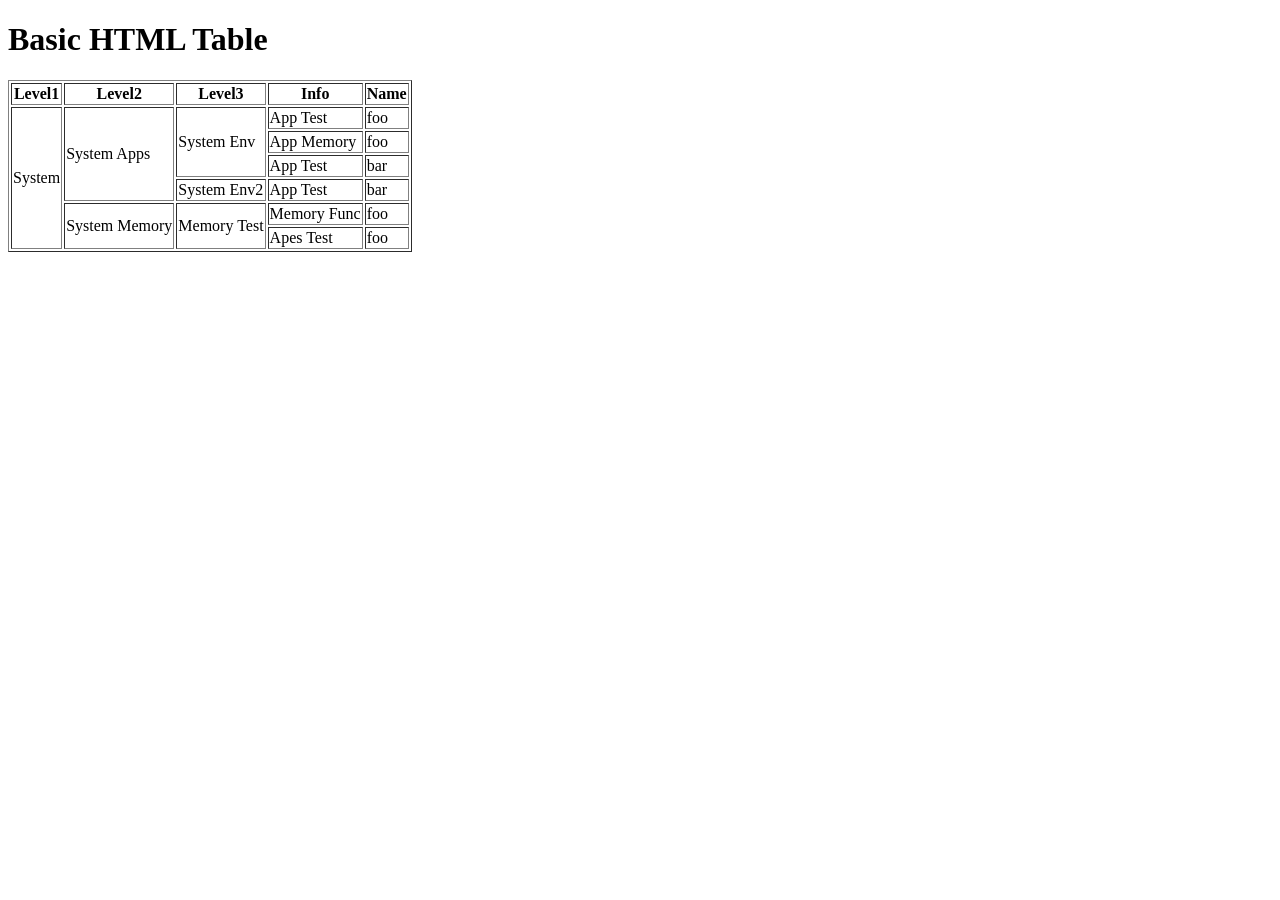
<file: Tobias.shop/assign.html>
<!DOCTYPE html>
<html>
	<head>
		<title> Basic HTML Table </title>
		<meta charset ="utf-8">
	</head>
	<body>
		<h1> Basic HTML Table </h1>
		<table border ="1">
		
			<tr>
				<th> Level1 </th>
				<th> Level2 </th>
				<th> Level3 </th>
				<th> Info </th>
				<th> Name </th>
				
			</tr>
			<tr>
				<td rowspan="6"> System </td>
				<td rowspan="4"> System Apps </td>
				<td rowspan="3"> System Env </td>
				<td> App Test </td>
				<td> foo </td>
			</tr>
			<tr>
				<td> App Memory </td>
				<td> foo </td>
            </tr>
			<tr>
				<td> App Test </td>
				<td> bar </td>
			</tr>
			<tr>
				<td> System Env2 </td>
				<td> App Test </td>
				<td> bar </td>
			</tr>
			<tr>
				<td rowspan="2"> System Memory </td>
				<td rowspan="2"> Memory Test </td>
				<td> Memory Func </td>
				<td> foo </td>
			</tr>
			<tr>
				<td>Apes Test</td>
				<td>foo</td>
			</tr>
		</Table>
	</body>
</html>
</file>
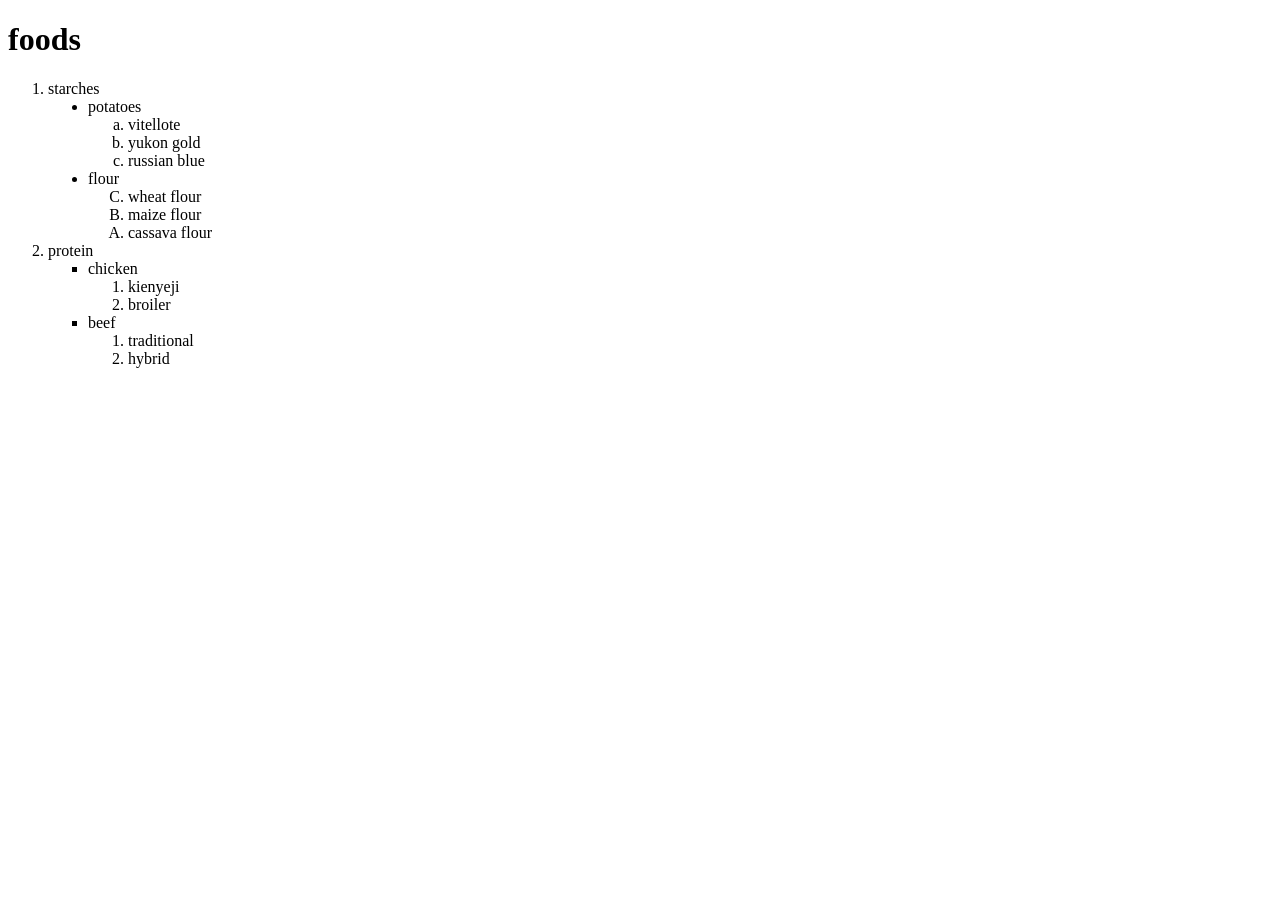
<file: Tobias.shop/nested list.html>
<!DOCTYPE html>
<html>
    <head>
        <title>nested list</title>
        <meta charset="UTF-8">
    </head>
    <body>
        <h1>foods</h1>
        <ol type="1">
            <li>starches</li>
            <ul type="disc">
                <li>potatoes</li>
                <ol type="a">
                    <li>vitellote</li>
                    <li>yukon gold</li>
                    <li>russian blue</li>
                </ol>
                <li>flour</li>
                <ol type="A" reversed>
                    <li>wheat flour</li>
                    <li>maize flour</li>
                    <li>cassava flour</li>
                </ol>
            </ul>
            <li>protein</li>
            <ul type="square">
                <li>chicken</li>
                <ol>
                    <li>kienyeji</li>
                    <li>broiler</li>
                </ol>
                <li>beef</li>
                <ol>
                    <li>traditional</li>
                    <li>hybrid</li>
                </ol>
            </ul>
        </ol>
    </body>
</html>
</file>
<file: Car Showroom Management System/styles.css>
/*body {
    font-family: Arial, sans-serif;
    margin: 0;
    padding: 0;
  }
  
  nav {
    background: #333;
    padding: 10px;
  }
  
  nav a {
    color: #0a2540;
    margin: 0 10px;
    text-decoration: none;
  }
  
  section {
    padding: 20px;
  }
  
  h1, h2 {
    color: #333;
  }
  
  ul {
    list-style-type: none;
    padding: 0;
  }
  
  li {
    background: rgba(255, 68, 0, 0.281);
    margin: 5px 0;
    padding: 10px;
    border: 1px solid #ddd;
  }
  
  form {
    margin-bottom: 20px;
  }
  
  input, select, button {
    margin: 5px;
    padding: 8px;
  }
  
  button {
    background: #333;
    color: white;
    border: none;
    cursor: pointer;
  }
  
  button:hover {
    background: #555;
  } */


  body {
    font-family: Arial, sans-serif;
    margin: 0;
    padding: 0;
    background-color: #6881ad;
  }
  
  nav {
    background: #2c3e50;
    padding: 10px;
    text-align: left;
  }
  
  nav a {
    color: white;
    margin: 0 15px;
    text-decoration: none;
    font-weight: bold;
    transition: color 0.3s ease;
  }
  
  nav a:hover {
    color: #1abc9c;
  }
  
  section {
    padding: 20px;
    max-width: 800px;
    margin: 0 auto;
  }
  
  h1, h2 {
    color: #2c3e50;
  }
  
  .card {
    background: white;
    padding: 20px;
    margin: 20px 0;
    border-radius: 8px;
    box-shadow: 0 4px 8px rgba(0, 0, 0, 0.1);
  }
  
  .filter-section {
    display: flex;
    gap: 10px;
    margin-bottom: 20px;
  }
  
  input, select, button {
    padding: 10px;
    border: 1px solid #ddd;
    border-radius: 4px;
    font-size: 14px;
  }
  
  button {
    background: #1abc9c;
    color: white;
    border: none;
    cursor: pointer;
    transition: background 0.3s ease;
  }
  
  button:hover {
    background: #16a085;
  }
  
  ul {
    list-style-type: none;
    padding: 0;
  }
  
  li {
    background: #ecf0f1;
    margin: 10px 0;
    padding: 15px;
    border-radius: 4px;
    transition: transform 0.3s ease, box-shadow 0.3s ease;
  }
  
  li:hover {
    transform: translateY(-5px);
    box-shadow: 0 4px 8px rgba(0, 0, 0, 0.1);
  }



  body {
    font-family: Arial, sans-serif;
    margin: 0;
    padding: 0;
    background-color: #f4f7f6;
  }
  
  nav {
    background: #2c3e50;
    padding: 10px;
    text-align: center;
  }
  
  nav a {
    color: white;
    margin: 0 15px;
    text-decoration: none;
    font-weight: bold;
    transition: color 0.3s ease;
  }
  
  nav a:hover {
    color: #1abc9c;
  }
  
  section {
    padding: 20px;
    max-width: 400px;
    margin: 50px auto;
    background: white;
    border-radius: 8px;
    box-shadow: 0 4px 8px rgba(0, 0, 0, 0.1);
  }
  
  h1 {
    color: #2c3e50;
    text-align: center;
  }
  
  form {
    display: flex;
    flex-direction: column;
    gap: 10px;
  }
  
  input {
    padding: 10px;
    border: 1px solid #ddd;
    border-radius: 4px;
    font-size: 14px;
  }
  
  button {
    background: #1abc9c;
    color: white;
    border: none;
    padding: 10px;
    border-radius: 4px;
    cursor: pointer;
    transition: background 0.3s ease;
  }
  
  button:hover {
    background: #16a085;
  }
  
  p {
    text-align: center;
    margin-top: 20px;
  }
  
  a {
    color: #1abc9c;
    text-decoration: none;
  }
  
  a:hover {
    text-decoration: underline;
  }
</file>
